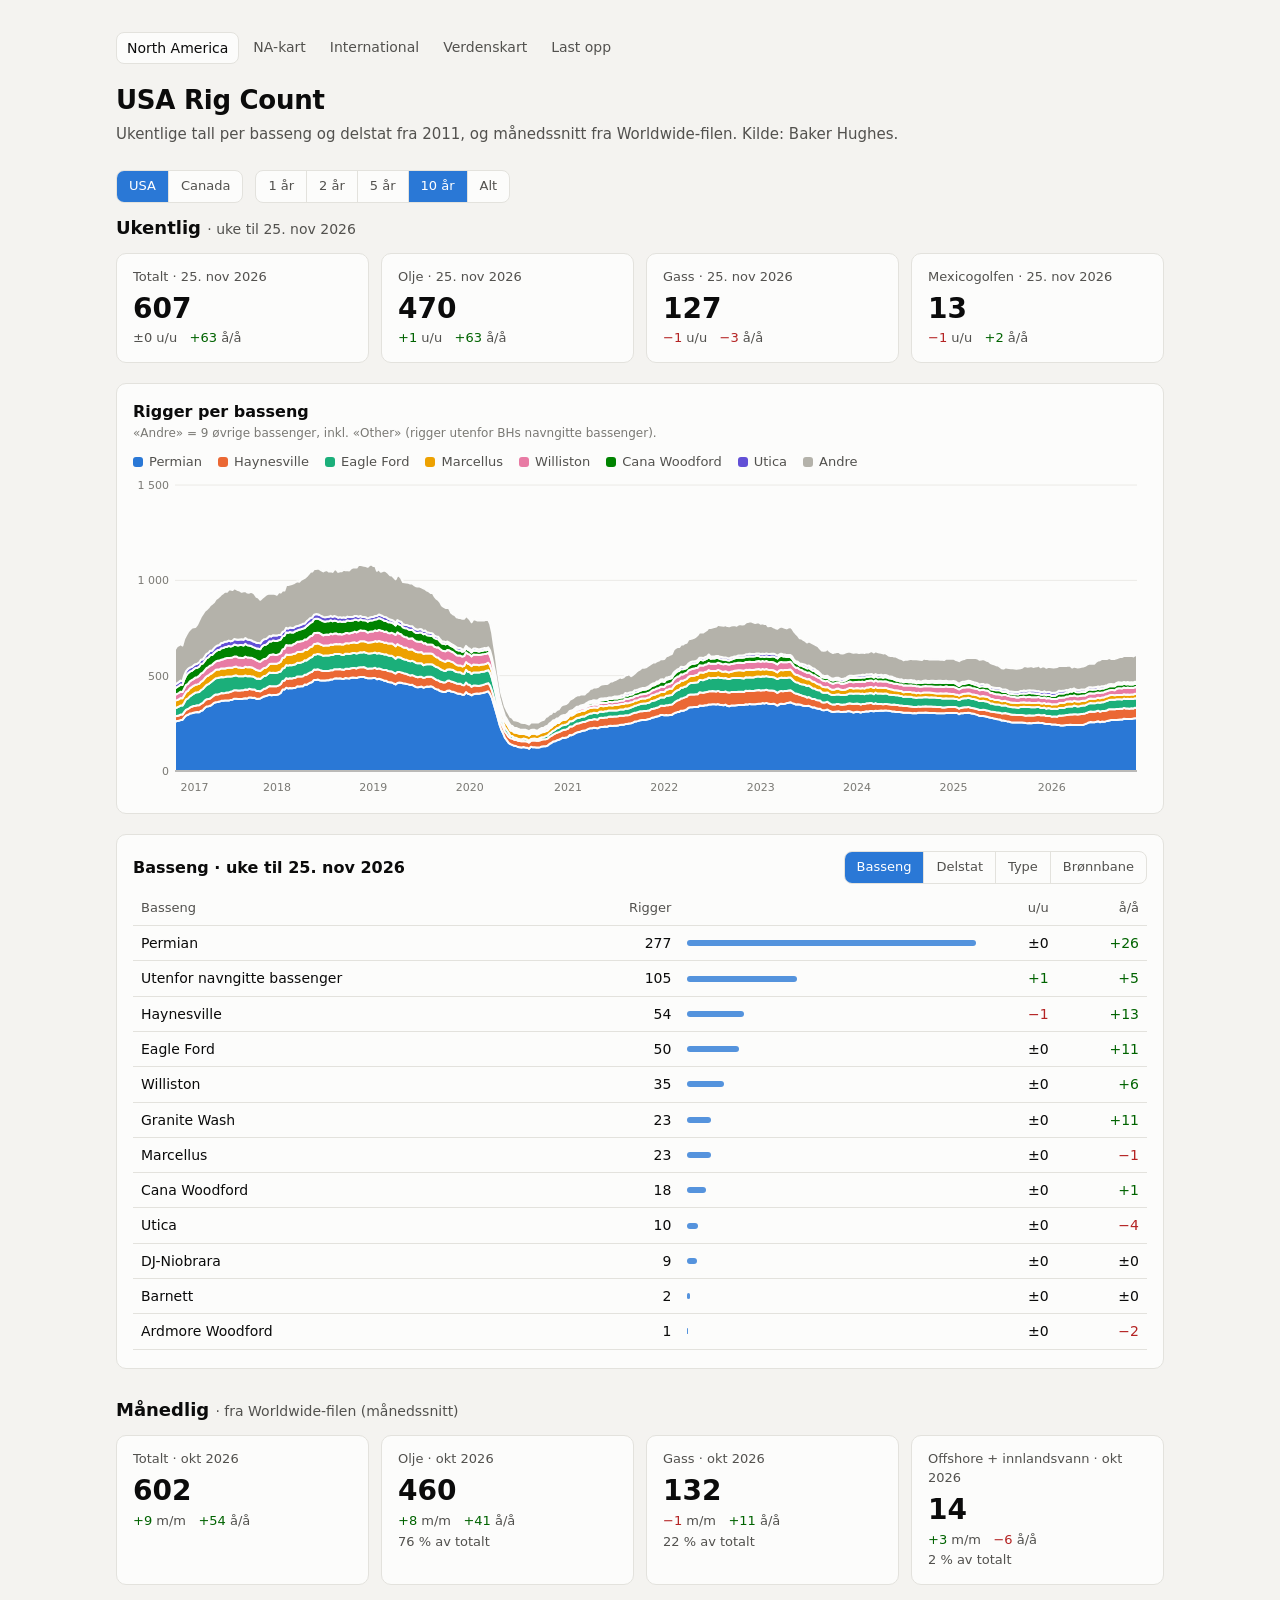
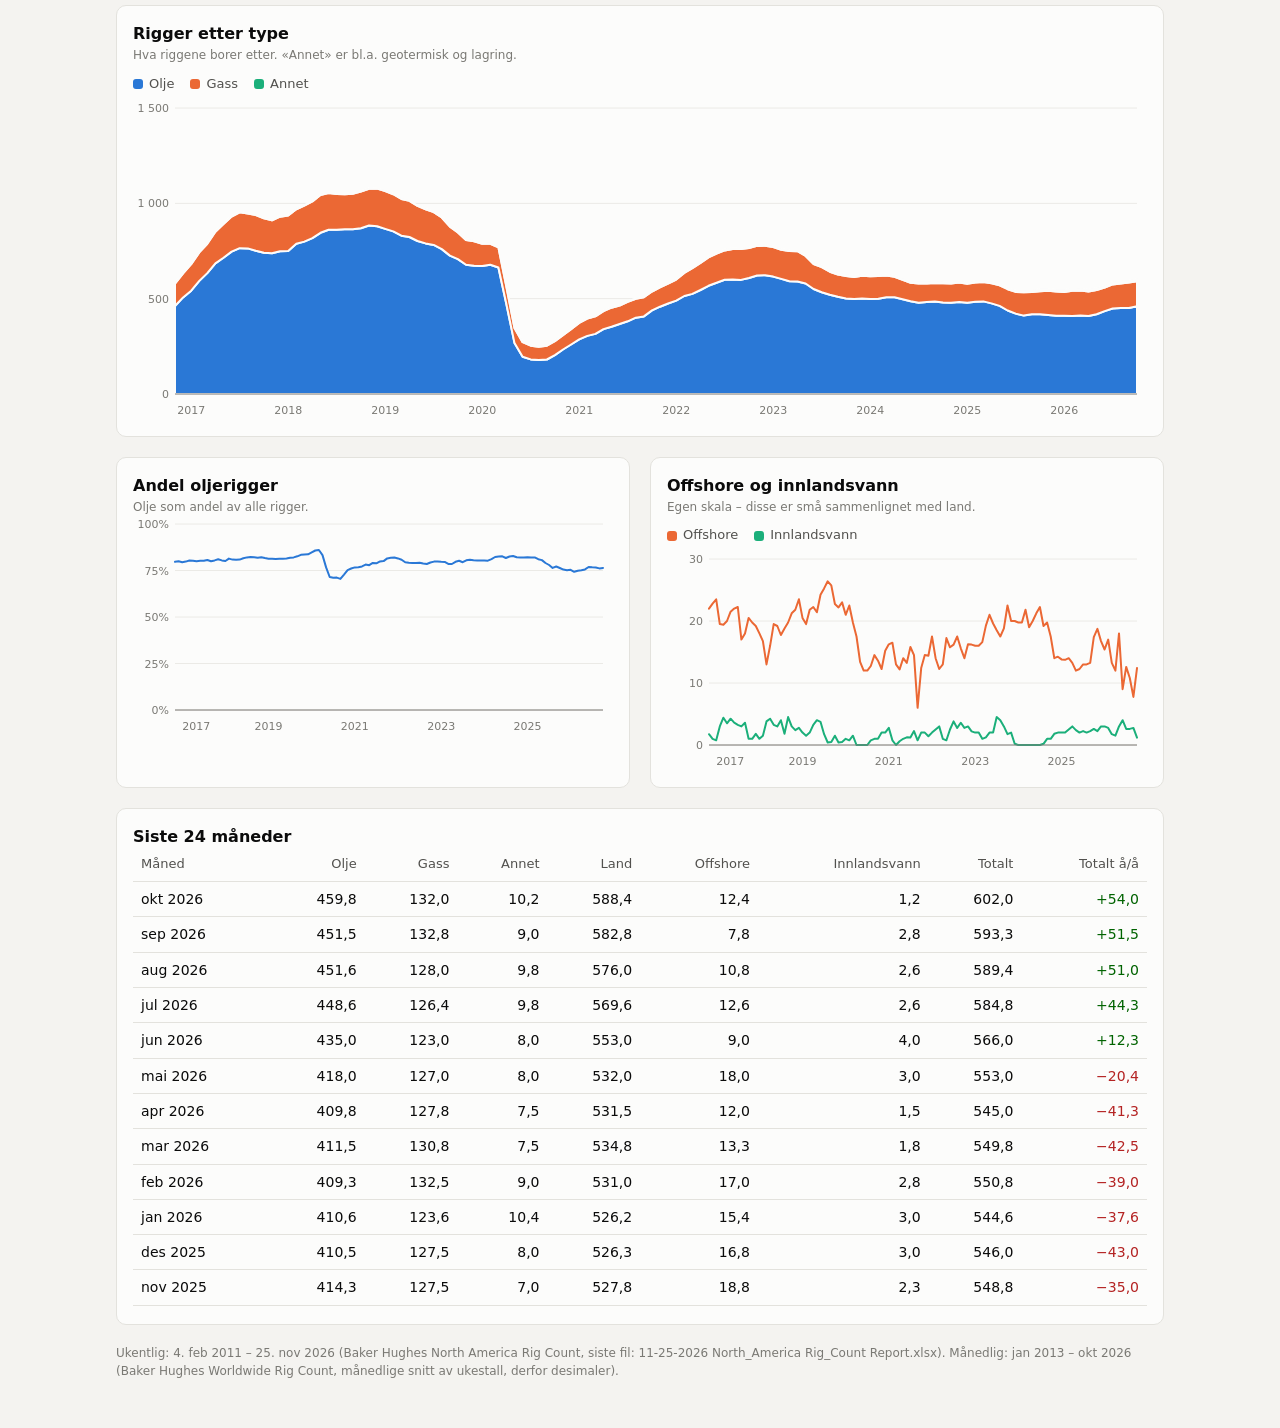
<file: site/index.html>
<!doctype html>
<html lang="no">
<head>
<meta charset="utf-8">
<meta name="viewport" content="width=device-width, initial-scale=1">
<title>North America Rig Count</title>
<link rel="stylesheet" href="style.css">
<style>
  .grid2 { display: grid; grid-template-columns: minmax(0, 1fr) minmax(0, 1fr); gap: 20px; }
  @media (max-width: 760px) { .grid2 { grid-template-columns: minmax(0, 1fr); } }
  .card .hint { font-size: 12px; color: var(--text-muted); margin: 2px 0 0; }
  .share { font-size: 13px; color: var(--text-secondary); margin-top: 2px; }
  .section-title { font-size: 18px; margin: 28px 0 12px; }
  .section-title span { font-size: 14px; font-weight: 400; color: var(--text-secondary); }
  #weekly > .section-title:first-child { margin-top: 4px; }
  td.bar-cell { width: 30%; min-width: 80px; }
  td.bar-cell span { display: block; height: 6px; border-radius: 3px; background: var(--accent); opacity: .8; }
</style>
</head>
<body>
<main class="viz-root">
  <nav class="nav"><a href="./" aria-current="page">North America</a><a href="na-map.html">NA-kart</a><a href="international.html">International</a><a href="map.html">Verdenskart</a><a href="upload.html">Last opp</a></nav>
  <header class="page-head">
    <h1 id="title">US Rig Count</h1>
    <p class="sub">Ukentlige tall per basseng og delstat fra 2011, og månedssnitt fra Worldwide-filen. Kilde: Baker Hughes.</p>
  </header>

  <div id="empty" class="empty" hidden><p><strong>Ingen data ennå.</strong> <a href="upload.html">Last opp en månedsfil.</a></p></div>

  <div id="app" hidden>
    <div class="controls" role="toolbar" aria-label="Filtre">
      <div class="seg" id="country-ctl" aria-label="Land"></div>
      <div class="seg" id="range-ctl" aria-label="Tidsrom"></div>
    </div>

    <div id="weekly" hidden>
      <h2 class="section-title">Ukentlig <span id="wk-sub"></span></h2>
      <section class="tiles" id="wk-tiles"></section>

      <section class="card">
        <h2 id="wk-chart-title">Rigger per basseng</h2>
        <p class="hint" id="wk-chart-hint"></p>
        <ul class="legend" id="legend-wk"></ul>
        <div class="chart-wrap" id="chart-wk"></div>
        <div class="tooltip" hidden></div>
      </section>

      <section class="card">
        <div class="card-head">
          <h2 id="wk-table-title">Siste uke</h2>
          <div class="seg" id="wk-dim-ctl" aria-label="Fordeling"></div>
        </div>
        <div class="table-wrap">
          <table id="wk-table"><thead></thead><tbody></tbody></table>
        </div>
      </section>

      <h2 class="section-title">Månedlig <span>· fra Worldwide-filen (månedssnitt)</span></h2>
    </div>

    <section class="tiles" id="tiles"></section>

    <section class="card">
      <h2>Rigger etter type</h2>
      <p class="hint">Hva riggene borer etter. «Annet» er bl.a. geotermisk og lagring.</p>
      <ul class="legend" id="legend-drill"></ul>
      <div class="chart-wrap" id="chart-drill"></div>
      <div class="tooltip" hidden></div>
    </section>

    <div class="grid2">
      <section class="card">
        <h2>Andel oljerigger</h2>
        <p class="hint">Olje som andel av alle rigger.</p>
        <div class="chart-wrap" id="chart-share"></div>
        <div class="tooltip" hidden></div>
      </section>
      <section class="card">
        <h2 id="off-title">Offshore og innlandsvann</h2>
        <p class="hint">Egen skala – disse er små sammenlignet med land.</p>
        <ul class="legend" id="legend-off"></ul>
        <div class="chart-wrap" id="chart-off"></div>
        <div class="tooltip" hidden></div>
      </section>
    </div>

    <section class="card">
      <h2>Siste 24 måneder</h2>
      <div class="table-wrap">
        <table id="table"><thead></thead><tbody></tbody></table>
      </div>
    </section>

    <footer class="foot" id="foot"></footer>
  </div>
</main>
<script src="us.js"></script>
</body>
</html>
</file>
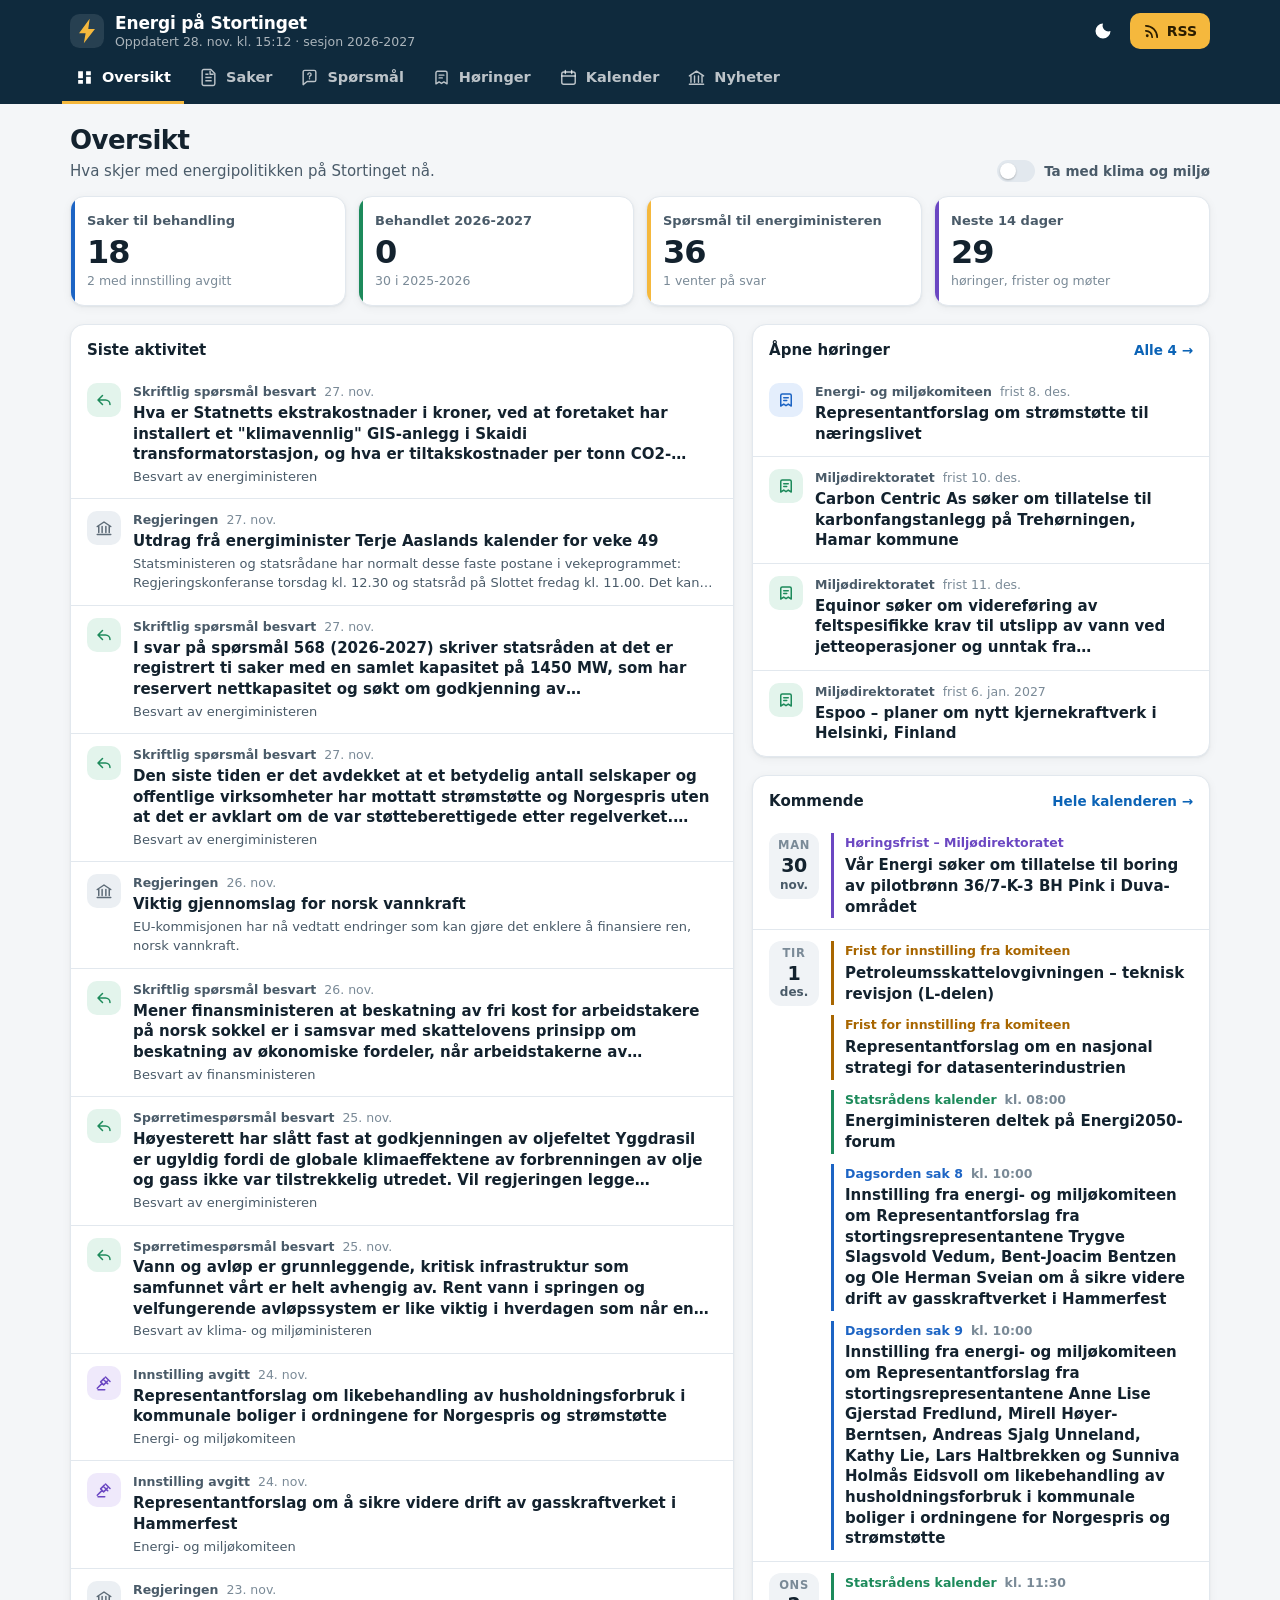
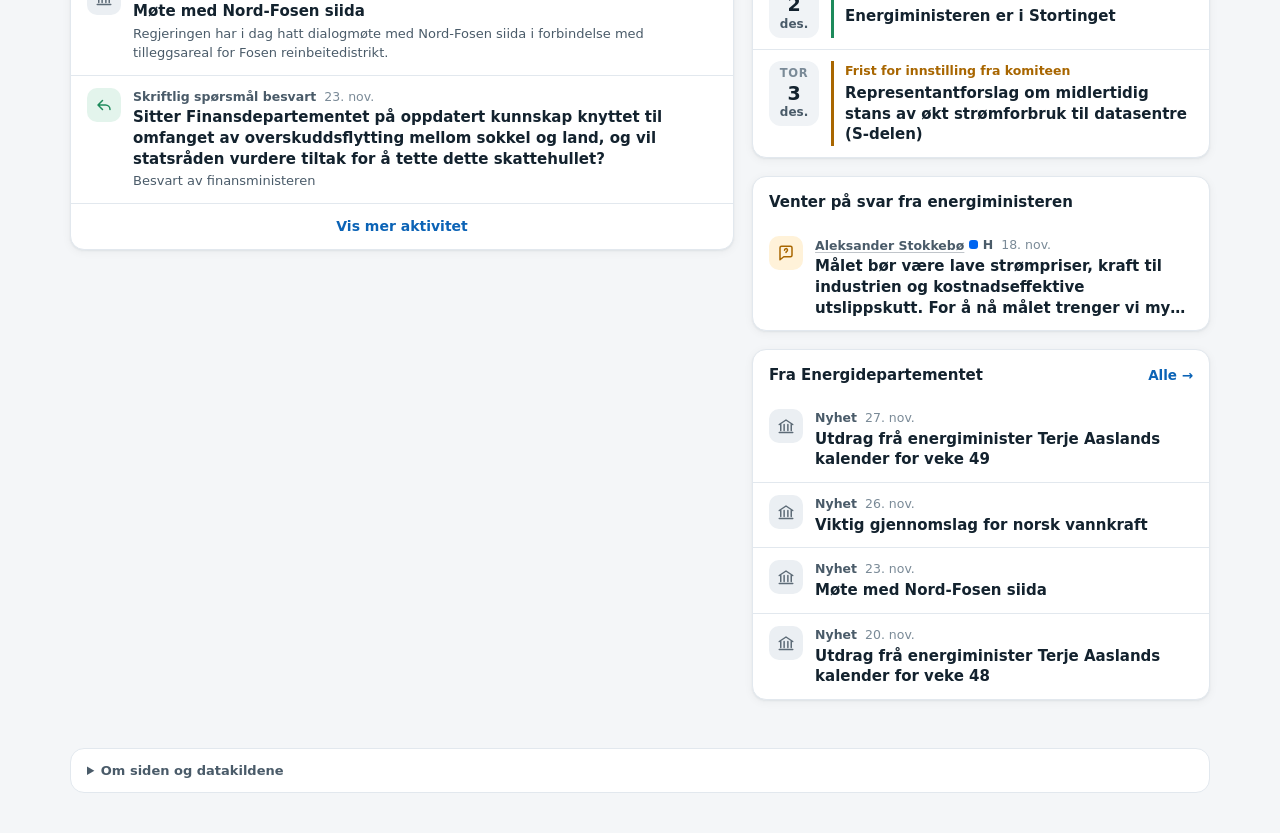
<file: energi/site/index.html>
<!doctype html>
<html lang="nb">
<head>
<meta charset="utf-8">
<meta name="viewport" content="width=device-width, initial-scale=1, viewport-fit=cover">
<title>Energi på Stortinget</title>
<meta name="description" content="Følg energisaker på Stortinget: saker til behandling, spørsmål til energiministeren, høringer og frister.">
<meta name="theme-color" content="#0f2a3d" media="(prefers-color-scheme: light)">
<meta name="theme-color" content="#0b1620" media="(prefers-color-scheme: dark)">
<link rel="icon" href="icon.svg" type="image/svg+xml">
<link rel="alternate" type="application/rss+xml" title="Energi på Stortinget" href="feed.xml">
<link rel="stylesheet" href="style.css">
</head>
<body>
<a class="skip" href="#main">Hopp til innhold</a>

<header class="top">
  <div class="top-inner">
    <a class="brand" href="#/oversikt" aria-label="Energi på Stortinget – til oversikten">
      <svg class="logo" viewBox="0 0 32 32" aria-hidden="true"><rect width="32" height="32" rx="9" fill="currentColor"/><path d="M18.5 4.5 8.5 18h6.2l-1.7 9.5L23.5 14h-6.3z" fill="var(--accent)"/></svg>
      <span class="brand-text"><strong>Energi på Stortinget</strong><small id="updated">Laster …</small></span>
    </a>
    <div class="top-actions">
      <button class="icon-btn" id="themeBtn" type="button" aria-label="Bytt mellom lyst og mørkt tema" title="Lyst/mørkt tema">
        <svg viewBox="0 0 24 24" aria-hidden="true"><path d="M12 3a9 9 0 1 0 9 9 7 7 0 0 1-9-9z"/></svg>
      </button>
      <a class="btn rss" href="feed.xml" title="Abonner med RSS">
        <svg viewBox="0 0 24 24" aria-hidden="true"><circle cx="6" cy="18" r="2"/><path d="M4 11a9 9 0 0 1 9 9M4 4a16 16 0 0 1 16 16" fill="none" stroke="currentColor" stroke-width="2.4" stroke-linecap="round"/></svg>
        <span>RSS</span>
      </a>
    </div>
  </div>
  <nav class="tabs" aria-label="Seksjoner">
    <a href="#/oversikt" data-tab="oversikt"><svg viewBox="0 0 24 24" aria-hidden="true"><path d="M4 13h6V4H4zm0 7h6v-5H4zm10 0h6v-9h-6zm0-16v5h6V4z"/></svg><span>Oversikt</span></a>
    <a href="#/saker" data-tab="saker"><svg viewBox="0 0 24 24" aria-hidden="true"><path d="M6 2h9l5 5v13a2 2 0 0 1-2 2H6a2 2 0 0 1-2-2V4a2 2 0 0 1 2-2zm8 1.5V8h4.5M8 12h8M8 16h8M8 8h4" fill="none" stroke="currentColor" stroke-width="1.8" stroke-linejoin="round"/></svg><span>Saker</span></a>
    <a href="#/sporsmal" data-tab="sporsmal"><svg viewBox="0 0 24 24" aria-hidden="true"><path d="M4 5a2 2 0 0 1 2-2h12a2 2 0 0 1 2 2v10a2 2 0 0 1-2 2H9l-5 4z" fill="none" stroke="currentColor" stroke-width="1.8" stroke-linejoin="round"/><path d="M10 8.2a2 2 0 1 1 2.8 1.8c-.6.3-.8.7-.8 1.3M12 13.6v.1" fill="none" stroke="currentColor" stroke-width="1.8" stroke-linecap="round"/></svg><span>Spørsmål</span></a>
    <a href="#/horinger" data-tab="horinger"><svg viewBox="0 0 24 24" aria-hidden="true"><path d="M7 4h10a2 2 0 0 1 2 2v14l-4-2.5-3 2-3-2L5 20V6a2 2 0 0 1 2-2z" fill="none" stroke="currentColor" stroke-width="1.8" stroke-linejoin="round"/><path d="M9 9h6M9 12.5h4" stroke="currentColor" stroke-width="1.8" stroke-linecap="round"/></svg><span>Høringer</span></a>
    <a href="#/kalender" data-tab="kalender"><svg viewBox="0 0 24 24" aria-hidden="true"><rect x="3.5" y="5" width="17" height="15.5" rx="2.5" fill="none" stroke="currentColor" stroke-width="1.8"/><path d="M3.5 10h17M8 3v4M16 3v4" stroke="currentColor" stroke-width="1.8" stroke-linecap="round"/></svg><span>Kalender</span></a>
    <a href="#/nyheter" data-tab="nyheter"><svg viewBox="0 0 24 24" aria-hidden="true"><path d="M3 10 12 4l9 6M5 10v8M9.5 10v8M14.5 10v8M19 10v8M3 20.5h18" fill="none" stroke="currentColor" stroke-width="1.8" stroke-linecap="round" stroke-linejoin="round"/></svg><span>Nyheter</span></a>
  </nav>
</header>

<main id="main" tabindex="-1">
  <div class="loading" id="loading"><span class="spinner"></span>Henter data …</div>
</main>

<div class="sheet-backdrop" id="backdrop" hidden></div>
<aside class="sheet" id="sheet" tabindex="-1" role="dialog" aria-modal="true" aria-labelledby="sheetTitle" hidden>
  <div class="sheet-grip" aria-hidden="true"></div>
  <button class="icon-btn sheet-close" id="sheetClose" type="button" aria-label="Lukk">
    <svg viewBox="0 0 24 24" aria-hidden="true"><path d="M6 6l12 12M18 6 6 18" stroke="currentColor" stroke-width="2.2" stroke-linecap="round"/></svg>
  </button>
  <div class="sheet-body" id="sheetBody"></div>
</aside>

<footer class="foot" id="foot"></footer>

<script src="app.js"></script>
</body>
</html>
</file>
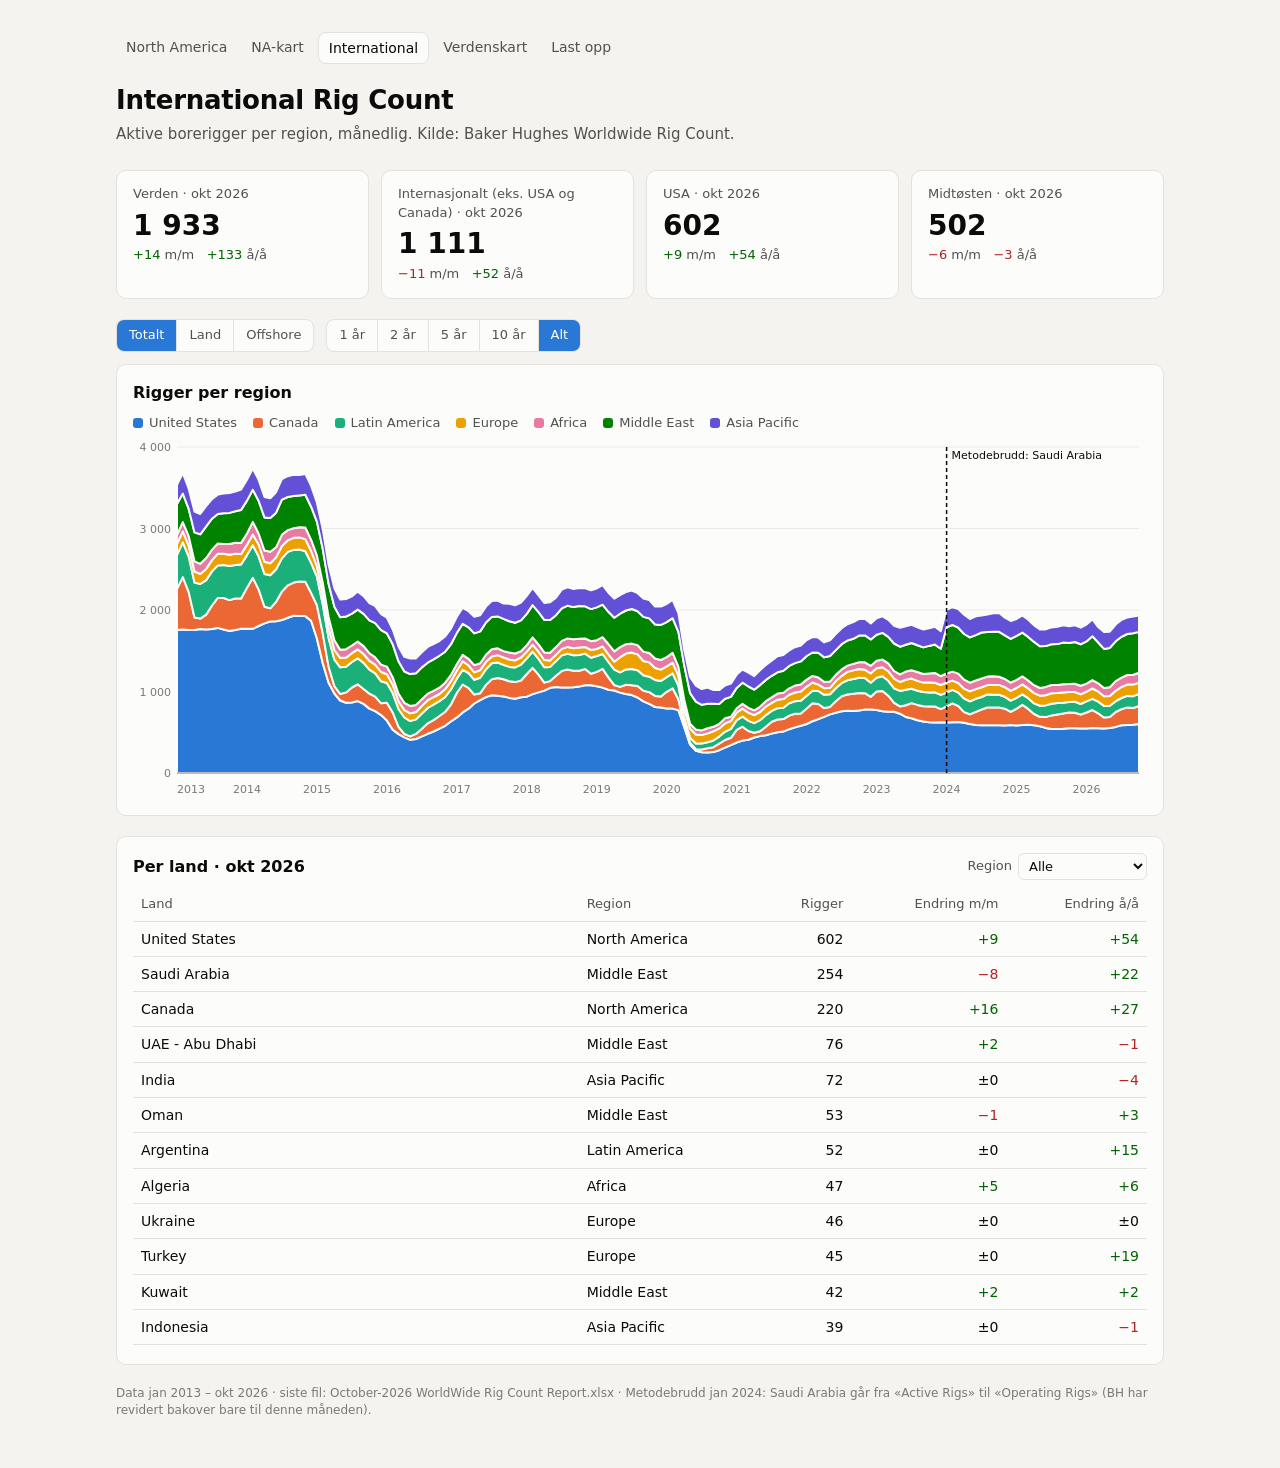
<file: site/international.html>
<!doctype html>
<html lang="no">
<head>
<meta charset="utf-8">
<meta name="viewport" content="width=device-width, initial-scale=1">
<title>International Rig Count</title>
<link rel="stylesheet" href="style.css">
</head>
<body>
<main class="viz-root">
  <nav class="nav"><a href="./">North America</a><a href="na-map.html">NA-kart</a><a href="international.html" aria-current="page">International</a><a href="map.html">Verdenskart</a><a href="upload.html">Last opp</a></nav>
  <header class="page-head">
    <h1>International Rig Count</h1>
    <p class="sub">Aktive borerigger per region, månedlig. Kilde: Baker Hughes Worldwide Rig Count.</p>
  </header>

  <div id="empty" class="empty" hidden>
    <p><strong>Ingen data ennå.</strong> Legg en Worldwide Rig Count-fil i <code>raw/</code>
      (<a href="upload.html">last opp her</a>) – så bygges siden automatisk.</p>
  </div>

  <div id="app" hidden>
    <section class="tiles" id="tiles"></section>

    <div class="controls" role="toolbar" aria-label="Filtre">
      <div class="seg" id="section-ctl" aria-label="Seksjon"></div>
      <div class="seg" id="range-ctl" aria-label="Tidsrom"></div>
    </div>

    <section class="card">
      <h2>Rigger per region</h2>
      <ul class="legend" id="legend"></ul>
      <div class="chart-wrap" id="chart"></div>
      <div class="tooltip" id="tip" hidden></div>
    </section>

    <section class="card">
      <div class="card-head">
        <h2 id="table-title">Siste måned per land</h2>
        <label class="sel">Region
          <select id="region-sel"></select>
        </label>
      </div>
      <div class="table-wrap">
        <table id="table">
          <thead><tr><th>Land</th><th>Region</th><th class="num">Rigger</th><th class="num">Endring m/m</th><th class="num">Endring å/å</th></tr></thead>
          <tbody></tbody>
        </table>
      </div>
    </section>

    <footer class="foot" id="foot"></footer>
  </div>
</main>
<script src="app.js"></script>
</body>
</html>
</file>
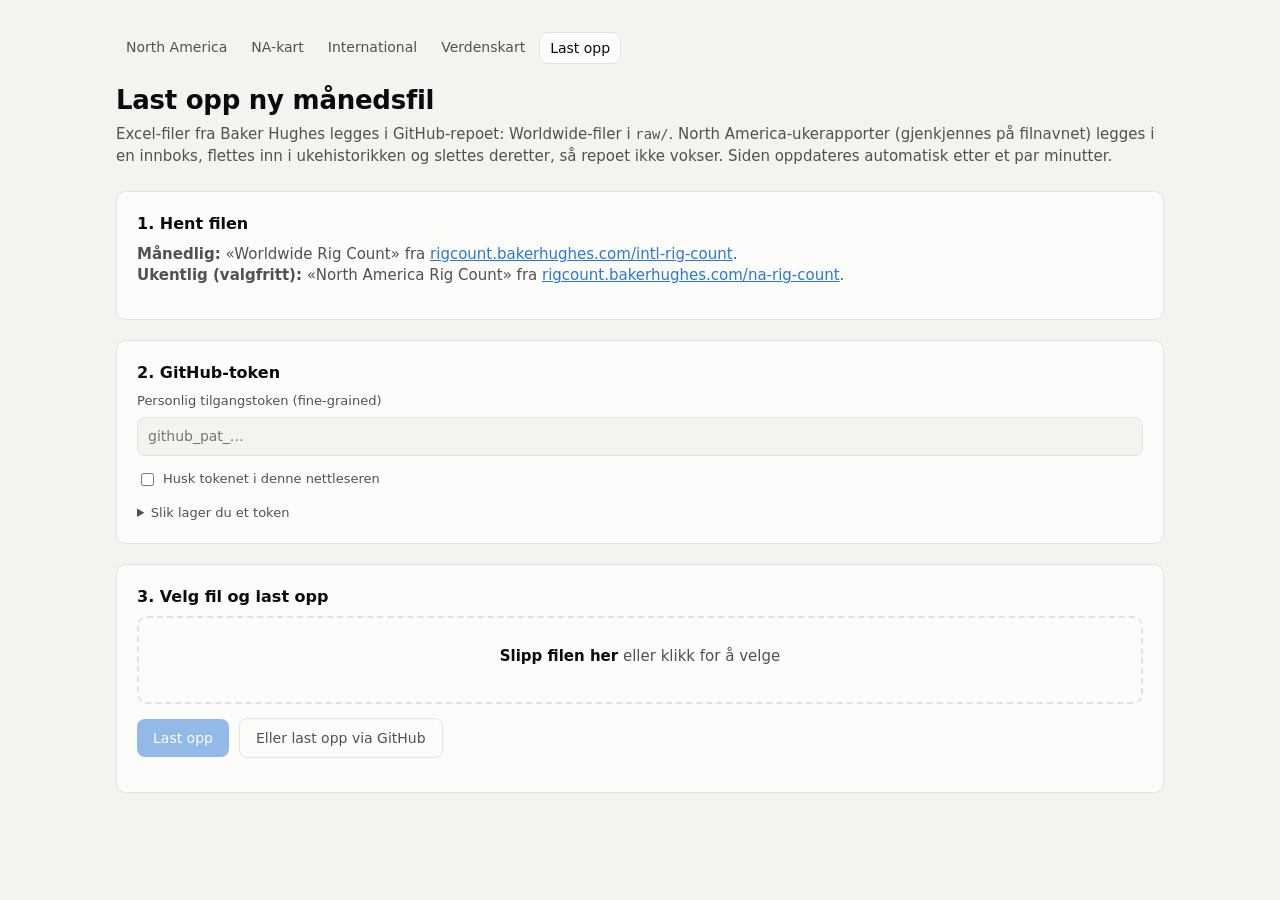
<file: site/upload.html>
<!doctype html>
<html lang="no">
<head>
<meta charset="utf-8">
<meta name="viewport" content="width=device-width, initial-scale=1">
<title>Last opp rig count</title>
<link rel="stylesheet" href="style.css">
<style>
  .up-card { padding: 20px; }
  .up-card h2 { margin-bottom: 8px; }
  .up-card p { color: var(--text-secondary); margin: 0 0 12px; }
  .field { display: flex; flex-direction: column; gap: 6px; margin-bottom: 14px; font-size: 13px; color: var(--text-secondary); }
  .field input[type=password] {
    font: inherit; font-size: 14px; padding: 8px 10px; border-radius: 8px;
    border: 1px solid var(--border); background: var(--page); color: var(--text-primary); width: 100%;
  }
  .check { display: inline-flex; gap: 6px; align-items: center; font-size: 13px; color: var(--text-secondary); }
  .drop {
    border: 2px dashed var(--border); border-radius: 10px; padding: 28px 16px; text-align: center;
    color: var(--text-secondary); cursor: pointer; transition: border-color .15s, background .15s;
  }
  .drop.over, .drop:focus-visible { border-color: var(--accent); outline: none; }
  .drop strong { color: var(--text-primary); }
  .btn {
    font: inherit; font-size: 14px; border: 0; border-radius: 8px; padding: 9px 16px; cursor: pointer;
    background: var(--accent); color: #fff;
  }
  .btn[disabled] { opacity: .5; cursor: default; }
  .btn.secondary { text-decoration: none; background: transparent; color: var(--text-secondary); border: 1px solid var(--border); }
  .row { display: flex; gap: 10px; flex-wrap: wrap; align-items: center; margin-top: 14px; }
  .status { margin-top: 14px; font-size: 14px; white-space: pre-line; }
  .status.ok { color: var(--up); }
  .status.err { color: var(--down); }
  .status a { color: var(--accent); }
  ol.help { margin: 8px 0 0; padding-left: 20px; color: var(--text-secondary); font-size: 13px; }
  ol.help li { margin-bottom: 4px; }
  a { color: var(--accent); }
  details summary { cursor: pointer; font-size: 13px; color: var(--text-secondary); }
</style>
</head>
<body>
<main>
  <nav class="nav"><a href="./">North America</a><a href="na-map.html">NA-kart</a><a href="international.html">International</a><a href="map.html">Verdenskart</a><a href="upload.html" aria-current="page">Last opp</a></nav>
  <header class="page-head">
    <h1>Last opp ny månedsfil</h1>
    <p class="sub">Excel-filer fra Baker Hughes legges i GitHub-repoet: Worldwide-filer i <code>raw/</code>. North America-ukerapporter (gjenkjennes på filnavnet) legges i en innboks, flettes inn i ukehistorikken og slettes deretter, så repoet ikke vokser. Siden oppdateres automatisk etter et par minutter.</p>
  </header>

  <section class="card up-card">
    <h2>1. Hent filen</h2>
    <p><strong>Månedlig:</strong> «Worldwide Rig Count» fra
      <a href="https://rigcount.bakerhughes.com/intl-rig-count" target="_blank" rel="noopener">rigcount.bakerhughes.com/intl-rig-count</a>.<br>
      <strong>Ukentlig (valgfritt):</strong> «North America Rig Count» fra
      <a href="https://rigcount.bakerhughes.com/na-rig-count" target="_blank" rel="noopener">rigcount.bakerhughes.com/na-rig-count</a>.</p>
  </section>

  <section class="card up-card">
    <h2>2. GitHub-token</h2>
    <div class="field">
      <label for="token">Personlig tilgangstoken (fine-grained)</label>
      <input id="token" type="password" autocomplete="off" spellcheck="false" placeholder="github_pat_…">
    </div>
    <label class="check"><input type="checkbox" id="remember"> Husk tokenet i denne nettleseren</label>
    <details style="margin-top:12px">
      <summary>Slik lager du et token</summary>
      <ol class="help">
        <li>GitHub → Settings → Developer settings → Personal access tokens → <a href="https://github.com/settings/personal-access-tokens/new" target="_blank" rel="noopener">Fine-grained tokens → Generate new token</a>.</li>
        <li>Repository access: <strong>Only select repositories</strong> → <code id="repo-name"></code>.</li>
        <li>Permissions → Repository permissions → <strong>Contents: Read and write</strong> og <strong>Actions: Read and write</strong> (for å starte behandlingen av ukerapporter). Ingenting annet.</li>
        <li>Velg en utløpsdato (f.eks. 1 år), generer og lim inn over.</li>
      </ol>
      <p style="margin-top:8px;font-size:13px">Tokenet sendes bare til api.github.com og lagres aldri i repoet. Uten avkrysning glemmes det når fanen lukkes.</p>
    </details>
  </section>

  <section class="card up-card">
    <h2>3. Velg fil og last opp</h2>
    <div class="drop" id="drop" tabindex="0" role="button" aria-label="Velg xlsx-fil">
      <strong>Slipp filen her</strong> eller klikk for å velge
      <div id="file-info" style="margin-top:6px;font-size:13px"></div>
    </div>
    <input type="file" id="file" accept=".xlsx,application/vnd.openxmlformats-officedocument.spreadsheetml.sheet" hidden>
    <div class="row">
      <button class="btn" id="upload" disabled>Last opp</button>
      <a class="btn secondary" id="gh-upload" target="_blank" rel="noopener">Eller last opp via GitHub</a>
    </div>
    <div class="status" id="status" role="status" aria-live="polite"></div>
  </section>
</main>

<script>
"use strict";
const REPO = "sheffielddivided/temp";   // eier/repo
const BRANCH = "main";
const DIR = "raw";             // Worldwide-filer (små) → main/raw/
const INBOX = "inbox";         // North America-ukerapporter (store) → grenen «inbox»,
                               // flettes inn i history/ og slettes, så main holdes liten
const WORKFLOW = "update.yml";
const isNA = (name) => /north[\s_-]*america/i.test(name);
const target = (name) => (isNA(name) ? { dir: INBOX, branch: INBOX } : { dir: DIR, branch: BRANCH });
const API = `https://api.github.com/repos/${REPO}`;
const KEY = "rigcount-upload-token";

const $ = (id) => document.getElementById(id);
const tokenEl = $("token"), rememberEl = $("remember"), fileEl = $("file"), drop = $("drop"), btn = $("upload"), statusEl = $("status");
let file = null;

$("repo-name").textContent = REPO;
$("gh-upload").href = `https://github.com/${REPO}/upload/${BRANCH}/${DIR}`;

// Husket token (kun en bekvemmelighet – siden fungerer uten).
try {
  const saved = localStorage.getItem(KEY);
  if (saved) { tokenEl.value = saved; rememberEl.checked = true; }
} catch (_) {}

function persistToken() {
  try {
    if (rememberEl.checked && tokenEl.value.trim()) localStorage.setItem(KEY, tokenEl.value.trim());
    else localStorage.removeItem(KEY);
  } catch (_) {}
}
rememberEl.addEventListener("change", persistToken);
tokenEl.addEventListener("input", () => { persistToken(); update(); });

function setStatus(html, cls = "") { statusEl.className = "status " + cls; statusEl.innerHTML = html; }
function esc(s) { return String(s).replace(/[&<>"']/g, (c) => ({ "&": "&amp;", "<": "&lt;", ">": "&gt;", '"': "&quot;", "'": "&#39;" }[c])); }
function update() { btn.disabled = !(file && tokenEl.value.trim()); }

async function pick(f) {
  file = null; update();
  if (!f) return;
  if (!/\.xlsx$/i.test(f.name)) return setStatus("Filen må være en .xlsx-fil.", "err");
  if (f.size > 50 * 1024 * 1024) return setStatus("Filen er over 50 MB – det er neppe riktig fil.", "err");
  const head = new Uint8Array(await f.slice(0, 2).arrayBuffer());
  if (head[0] !== 0x50 || head[1] !== 0x4b) return setStatus("Filen ser ikke ut som en gyldig Excel-fil.", "err");
  file = f;
  $("file-info").textContent = `${f.name} · ${(f.size / 1024).toFixed(0)} KB`;
  if (isNA(f.name)) setStatus("North America-ukerapport – legges i innboksen, flettes inn i ukehistorikken og slettes deretter.");
  else if (!/worldwide/i.test(f.name)) setStatus("Filnavnet inneholder verken «Worldwide» eller «North America» – sjekk at det er riktig fil. Den legges i raw/ og kontrolleres før publisering.");
  else setStatus(`Worldwide-fil – legges i ${DIR}/.`);
  update();
}

drop.addEventListener("click", () => fileEl.click());
drop.addEventListener("keydown", (e) => { if (e.key === "Enter" || e.key === " ") { e.preventDefault(); fileEl.click(); } });
fileEl.addEventListener("change", () => pick(fileEl.files[0]));
["dragenter", "dragover"].forEach((t) => drop.addEventListener(t, (e) => { e.preventDefault(); drop.classList.add("over"); }));
["dragleave", "drop"].forEach((t) => drop.addEventListener(t, (e) => { e.preventDefault(); drop.classList.remove("over"); }));
drop.addEventListener("drop", (e) => pick(e.dataTransfer.files[0]));

function b64(buf) {
  const bytes = new Uint8Array(buf); let s = "";
  for (let i = 0; i < bytes.length; i += 0x8000) s += String.fromCharCode.apply(null, bytes.subarray(i, i + 0x8000));
  return btoa(s);
}

async function gh(path, opts = {}) {
  const r = await fetch(API + path, {
    ...opts,
    headers: {
      Accept: "application/vnd.github+json",
      Authorization: `Bearer ${tokenEl.value.trim()}`,
      "X-GitHub-Api-Version": "2022-11-28",
      ...(opts.body ? { "Content-Type": "application/json" } : {}),
    },
  });
  let data = null; try { data = await r.json(); } catch (_) {}
  return { ok: r.ok, status: r.status, data };
}

btn.addEventListener("click", async () => {
  if (!file) return;
  btn.disabled = true;
  try {
    const name = file.name.trim().replace(/[\\/]/g, "_");
    const { dir, branch } = target(name);
    const path = `${dir}/${name}`;
    const urlPath = `/contents/${path.split("/").map(encodeURIComponent).join("/")}`;

    setStatus("Sjekker tilgang …");
    const repo = await gh("");
    if (repo.status === 401) throw new Error("Tokenet er ugyldig eller utløpt.");
    if (!repo.ok) throw new Error(`Fant ikke repoet ${REPO} med dette tokenet (HTTP ${repo.status}). Sjekk at tokenet har tilgang til repoet.`);

    const existing = await gh(`${urlPath}?ref=${branch}`);
    let sha;
    if (existing.ok && existing.data && existing.data.sha) {
      if (dir === INBOX) { setStatus(`${esc(name)} ligger allerede i innboksen og venter på behandling.`); return; }
      if (!confirm(`${name} finnes allerede i ${dir}/. Erstatte den?`)) { setStatus("Avbrutt."); return; }
      sha = existing.data.sha;
    }

    setStatus("Laster opp …");
    const content = b64(await file.arrayBuffer());
    const res = await gh(urlPath, {
      method: "PUT",
      body: JSON.stringify({ message: `Ny rig count-fil: ${name}`, content, branch, ...(sha ? { sha } : {}) }),
    });
    if (res.status === 403 || res.status === 404) throw new Error("Tokenet mangler skrivetilgang (Contents: Read and write).");
    if (!res.ok) throw new Error((res.data && res.data.message) || `Opplasting feilet (HTTP ${res.status}).`);

    const commit = res.data.commit && res.data.commit.html_url;
    // Innboks-filer: start behandlingen nå (krever «Actions: Read and write» på tokenet).
    let started = true;
    if (dir === INBOX) {
      setStatus("Starter behandling …");
      const run = await gh(`/actions/workflows/${WORKFLOW}/dispatches`, { method: "POST", body: JSON.stringify({ ref: BRANCH }) });
      started = run.status === 204;
    }
    setStatus(
      `Lastet opp ${esc(name)}${dir === INBOX ? " til innboksen" : ""}.\n` +
      (started
        ? `Bygging og publisering starter nå og tar normalt 1–3 minutter. `
        : `Fikk ikke startet behandlingen automatisk (tokenet mangler «Actions: Read and write»). ` +
          `Filen behandles ved neste daglige kjøring, eller start «Oppdater Worldwide Rig Count» manuelt i Actions. `) +
      `<a href="https://github.com/${REPO}/actions" target="_blank" rel="noopener">Følg med i GitHub Actions</a>` +
      (commit ? ` · <a href="${esc(commit)}" target="_blank" rel="noopener">se commit</a>` : "") +
      `.\nHvis filen har et format parseren ikke kjenner, stopper bygget før noe publiseres – grafen viser da fortsatt forrige data.`,
      "ok");
    file = null; fileEl.value = ""; $("file-info").textContent = "";
  } catch (e) {
    setStatus(esc(e.message || e), "err");
  } finally {
    update();
  }
});
</script>
</body>
</html>
</file>
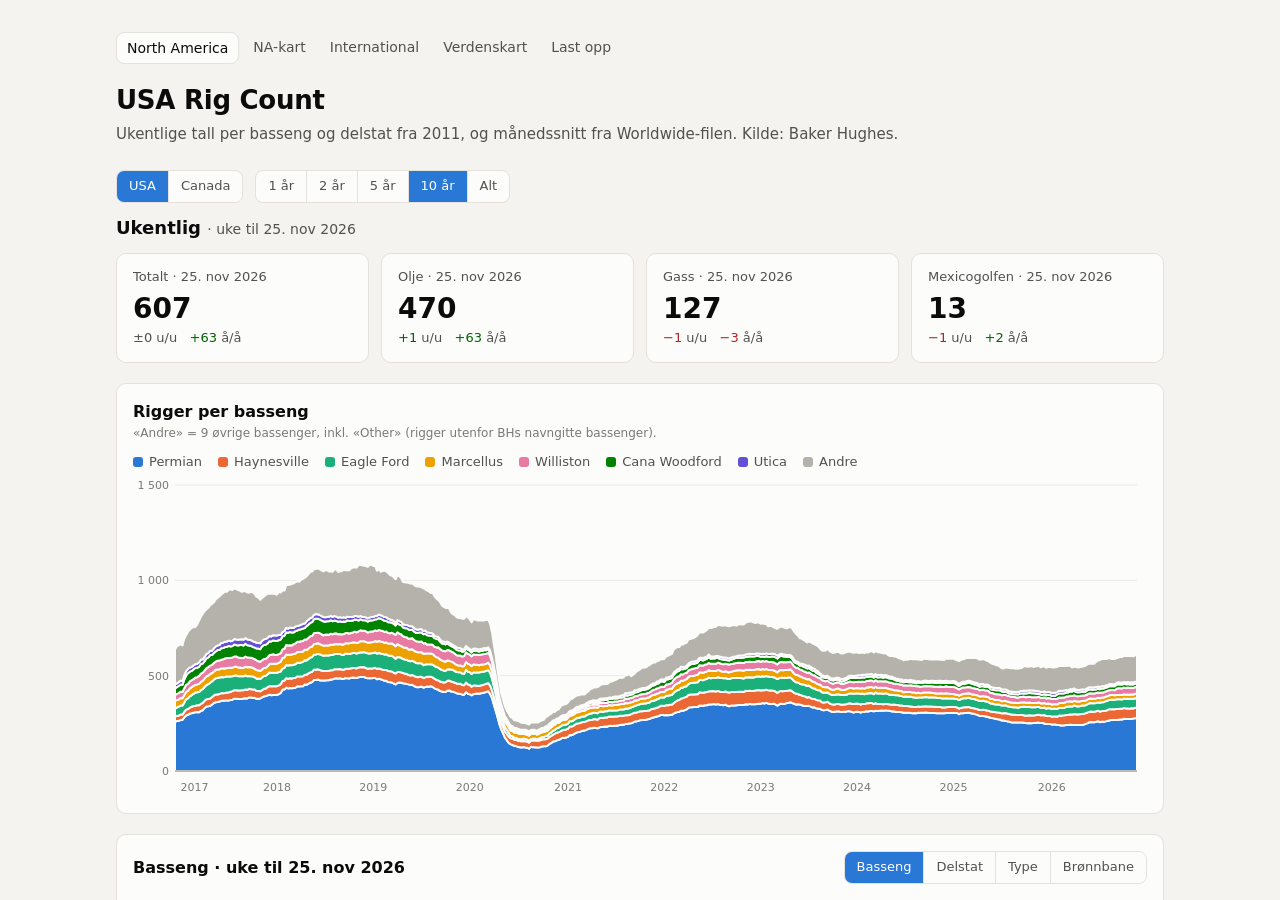
<file: site/us.html>
<!doctype html>
<html lang="no">
<head>
<meta charset="utf-8">
<meta name="viewport" content="width=device-width, initial-scale=1">
<title>North America Rig Count</title>
<meta http-equiv="refresh" content="0; url=./">
<link rel="canonical" href="./">
<style>body{font:15px system-ui,sans-serif;margin:32px 16px;background:#f4f3f0;color:#0b0b0b}@media (prefers-color-scheme:dark){body{background:#111110;color:#f0efec}}a{color:#2a78d6}</style>
</head>
<body><p>Siden har flyttet til <a href="./">forsiden</a>.</p></body>
</html>
</file>
<file: site/style.css>
:root {
  color-scheme: light;
  --page: #f4f3f0;
  --surface-1: #fcfcfb;
  --border: #e3e2dd;
  --grid: #ebeae6;
  --text-primary: #0b0b0b;
  --text-secondary: #52514e;
  --text-muted: #7a7974;
  --accent: #2a78d6;
  --up: #006300;
  --down: #b42323;
  --s1: #2a78d6; --s2: #eb6834; --s3: #1baf7a; --s4: #eda100;
  --s5: #e87ba4; --s6: #008300; --s7: #6250d6; --s8: #e34948;
  --other: #b4b2aa; --sea: #eef2f6; --land: #dcdad3; --land-border: #fcfcfb; --land-hl: #cfccc3;
}
@media (prefers-color-scheme: dark) {
  :root:not([data-theme="light"]) {
    color-scheme: dark;
    --page: #111110;
    --surface-1: #1a1a19;
    --border: #2e2e2c;
    --grid: #2a2a28;
    --text-primary: #f0efec;
    --text-secondary: #c3c2b7;
    --text-muted: #8f8e88;
    --accent: #3987e5;
    --up: #4cc24c;
    --down: #f07a7a;
    --s1: #3987e5; --s2: #d95926; --s3: #199e70; --s4: #c98500;
    --s5: #d55181; --s6: #008300; --s7: #9085e9; --s8: #e66767;
    --other: #5c5b56; --sea: #141619; --land: #2c2c2a; --land-border: #1a1a19; --land-hl: #3a3a37;
  }
}
:root[data-theme="dark"] {
  color-scheme: dark;
  --page: #111110; --surface-1: #1a1a19; --border: #2e2e2c; --grid: #2a2a28;
  --text-primary: #f0efec; --text-secondary: #c3c2b7; --text-muted: #8f8e88;
  --accent: #3987e5; --up: #4cc24c; --down: #f07a7a;
  --s1: #3987e5; --s2: #d95926; --s3: #199e70; --s4: #c98500;
  --s5: #d55181; --s6: #008300; --s7: #9085e9; --s8: #e66767;
  --other: #5c5b56; --sea: #141619; --land: #2c2c2a; --land-border: #1a1a19; --land-hl: #3a3a37;
}

* { box-sizing: border-box; }
[hidden] { display: none !important; }
body {
  margin: 0;
  background: var(--page);
  color: var(--text-primary);
  font: 15px/1.45 system-ui, -apple-system, "Segoe UI", Roboto, sans-serif;
}
main { max-width: 1080px; margin: 0 auto; padding: 32px 16px 48px; }
h1 { font-size: 26px; margin: 0 0 4px; letter-spacing: -0.01em; }
h2 { font-size: 16px; margin: 0; }
.sub { margin: 0; color: var(--text-secondary); }
.sub a { color: var(--accent); }
.page-head { margin-bottom: 24px; }
.nav { display: flex; flex-wrap: wrap; gap: 4px; margin-bottom: 18px; font-size: 14px; }
.nav a { color: var(--text-secondary); text-decoration: none; padding: 5px 10px; border-radius: 8px; }
.nav a:hover { background: var(--surface-1); }
.nav a[aria-current="page"] { color: var(--text-primary); background: var(--surface-1); border: 1px solid var(--border); font-weight: 500; }
code { font-size: 0.92em; }

.empty, .card, .tile {
  background: var(--surface-1);
  border: 1px solid var(--border);
  border-radius: 10px;
}
.empty { padding: 20px; color: var(--text-secondary); }

.tiles { display: grid; grid-template-columns: repeat(auto-fit, minmax(160px, 1fr)); gap: 12px; margin-bottom: 20px; }
.tile { padding: 14px 16px; }
.tile .label { color: var(--text-secondary); font-size: 13px; }
.tile .value { font-size: 28px; font-weight: 600; font-variant-numeric: tabular-nums; margin-top: 2px; }
.tile .delta { font-size: 13px; color: var(--text-secondary); font-variant-numeric: tabular-nums; }
.delta .up { color: var(--up); }
.delta .down { color: var(--down); }

.controls { display: flex; flex-wrap: wrap; gap: 12px; margin-bottom: 12px; }
.seg { display: inline-flex; border: 1px solid var(--border); border-radius: 8px; overflow: hidden; background: var(--surface-1); }
.seg button {
  font: inherit; font-size: 13px; border: 0; background: transparent; color: var(--text-secondary);
  padding: 6px 12px; cursor: pointer;
}
.seg button + button { border-left: 1px solid var(--border); }
.seg button[aria-pressed="true"] { background: var(--accent); color: #fff; }

.card { padding: 16px; margin-bottom: 20px; position: relative; }
.card-head { display: flex; justify-content: space-between; align-items: center; gap: 12px; flex-wrap: wrap; margin-bottom: 8px; }
.sel { font-size: 13px; color: var(--text-secondary); display: inline-flex; gap: 6px; align-items: center; }
.sel select { font: inherit; padding: 4px 6px; border-radius: 6px; border: 1px solid var(--border); background: var(--surface-1); color: var(--text-primary); }

.legend { list-style: none; display: flex; flex-wrap: wrap; gap: 6px 16px; padding: 0; margin: 10px 0 6px; font-size: 13px; color: var(--text-secondary); }
.legend li { display: inline-flex; align-items: center; gap: 6px; }
.legend .sw { width: 10px; height: 10px; border-radius: 3px; }

.chart-wrap { width: 100%; }
.chart-wrap svg { display: block; width: 100%; height: auto; overflow: visible; }
.axis text { fill: var(--text-muted); font-size: 11px; font-variant-numeric: tabular-nums; }
.grid line { stroke: var(--grid); }
.baseline { stroke: var(--text-muted); }
.break line { stroke: var(--text-primary); stroke-dasharray: 4 3; stroke-width: 1.5; }
.break text { fill: var(--text-primary); font-size: 11px; paint-order: stroke; stroke: var(--surface-1); stroke-width: 3px; }
.crosshair { stroke: var(--text-secondary); stroke-dasharray: 3 3; }

.tooltip {
  position: absolute; pointer-events: none; z-index: 2;
  background: var(--surface-1); border: 1px solid var(--border); border-radius: 8px;
  box-shadow: 0 4px 16px rgb(0 0 0 / 0.12);
  padding: 8px 10px; font-size: 12px; min-width: 170px;
}
.tooltip .t-head { font-weight: 600; margin-bottom: 4px; }
.tooltip .row { display: flex; align-items: center; gap: 6px; justify-content: space-between; }
.tooltip .row span:first-child { display: inline-flex; align-items: center; gap: 6px; color: var(--text-secondary); }
.tooltip .row b { font-weight: 600; font-variant-numeric: tabular-nums; }
.tooltip .total { border-top: 1px solid var(--border); margin-top: 4px; padding-top: 4px; }

.table-wrap { overflow-x: auto; max-height: 460px; overflow-y: auto; }
table { width: 100%; border-collapse: collapse; font-size: 14px; }
th, td { text-align: left; padding: 7px 8px; border-bottom: 1px solid var(--border); white-space: nowrap; }
th { color: var(--text-secondary); font-weight: 500; font-size: 13px; position: sticky; top: 0; background: var(--surface-1); }
.num { text-align: right; font-variant-numeric: tabular-nums; }
td.up { color: var(--up); }
td.down { color: var(--down); }

.foot { color: var(--text-muted); font-size: 12px; }
</file>
<file: energi/site/style.css>
/* Energi på Stortinget ------------------------------------------------- */
:root {
  --bg: #f4f6f8;
  --surface: #ffffff;
  --surface-2: #f0f3f6;
  --ink: #13222e;
  --ink-2: #4a5b69;
  --ink-3: #7a8a97;
  --line: #e2e8ee;
  --brand: #0f2a3d;
  --brand-ink: #ffffff;
  --accent: #f5b83d;
  --link: #0b63b6;
  --focus: #2b8cff;

  --c-green: #1d8a5b;   --c-green-bg: #e3f4ec;
  --c-amber: #a86600;   --c-amber-bg: #fff2d9;
  --c-blue: #1c64c4;    --c-blue-bg: #e4eefc;
  --c-violet: #6b47c2;  --c-violet-bg: #efe9fb;
  --c-red: #c23b3b;     --c-red-bg: #fbe7e7;
  --c-grey: #5d6b77;    --c-grey-bg: #ebeff3;

  --radius: 14px;
  --radius-sm: 9px;
  --shadow: 0 1px 2px rgba(16, 34, 48, .06), 0 2px 10px rgba(16, 34, 48, .05);
  --shadow-lg: 0 10px 40px rgba(10, 25, 40, .25);
  --maxw: 1180px;
  --tabbar-h: 0px;
  color-scheme: light;
}
@media (prefers-color-scheme: dark) {
  :root:not([data-theme="light"]) {
    --bg: #0b141c; --surface: #111e29; --surface-2: #172734; --ink: #e5edf3; --ink-2: #a9b8c4;
    --ink-3: #7b8c99; --line: #213342; --brand: #0b1620; --link: #6db3ff; --accent: #f7c25a;
    --c-green: #4cc58f; --c-green-bg: #12382a; --c-amber: #f0b54d; --c-amber-bg: #3b2c10;
    --c-blue: #79adff; --c-blue-bg: #142c4d; --c-violet: #b49cff; --c-violet-bg: #2a2049;
    --c-red: #ff8a8a; --c-red-bg: #451b1f; --c-grey: #a7b4bf; --c-grey-bg: #22323f;
    --shadow: 0 1px 2px rgba(0,0,0,.4); color-scheme: dark;
  }
}
:root[data-theme="dark"] {
  --bg: #0b141c; --surface: #111e29; --surface-2: #172734; --ink: #e5edf3; --ink-2: #a9b8c4;
  --ink-3: #7b8c99; --line: #213342; --brand: #0b1620; --link: #6db3ff; --accent: #f7c25a;
  --c-green: #4cc58f; --c-green-bg: #12382a; --c-amber: #f0b54d; --c-amber-bg: #3b2c10;
  --c-blue: #79adff; --c-blue-bg: #142c4d; --c-violet: #b49cff; --c-violet-bg: #2a2049;
  --c-red: #ff8a8a; --c-red-bg: #451b1f; --c-grey: #a7b4bf; --c-grey-bg: #22323f;
  --shadow: 0 1px 2px rgba(0,0,0,.4); color-scheme: dark;
}

* { box-sizing: border-box; }
html { -webkit-text-size-adjust: 100%; scroll-padding-top: 130px; }
body {
  margin: 0; background: var(--bg); color: var(--ink);
  font: 15px/1.5 system-ui, -apple-system, "Segoe UI", Roboto, "Helvetica Neue", Arial, sans-serif;
  -webkit-font-smoothing: antialiased;
}
a { color: var(--link); text-decoration: none; }
a:hover { text-decoration: underline; }
button, input, select { font: inherit; color: inherit; }
:focus-visible { outline: 2px solid var(--focus); outline-offset: 2px; border-radius: 6px; }
svg { width: 20px; height: 20px; fill: currentColor; flex: none; }
.skip { position: absolute; left: -999px; top: 8px; background: var(--surface); padding: 8px 12px; z-index: 99; border-radius: 8px; }
.skip:focus { left: 8px; }
.sr { position: absolute; width: 1px; height: 1px; overflow: hidden; clip: rect(0 0 0 0); }

/* Header ------------------------------------------------------------- */
.top { position: sticky; top: 0; z-index: 20; background: var(--brand); color: var(--brand-ink); box-shadow: 0 1px 0 rgba(255,255,255,.06); }
.top-inner { max-width: var(--maxw); margin: 0 auto; padding: 12px 20px 6px; display: flex; align-items: center; gap: 12px; padding-top: max(12px, env(safe-area-inset-top)); }
.brand { display: flex; align-items: center; gap: 11px; color: inherit; min-width: 0; flex: 1; }
.brand:hover { text-decoration: none; }
.logo { width: 34px; height: 34px; color: rgba(255,255,255,.1); }
.brand-text { display: flex; flex-direction: column; line-height: 1.2; min-width: 0; }
.brand-text strong { font-size: 17px; letter-spacing: -.01em; }
.brand-text small { color: rgba(255,255,255,.65); font-size: 12.5px; white-space: nowrap; overflow: hidden; text-overflow: ellipsis; }
.top-actions { display: flex; gap: 8px; align-items: center; }
.icon-btn { display: inline-grid; place-items: center; width: 38px; height: 38px; border-radius: 10px; border: 0; background: transparent; color: inherit; cursor: pointer; }
.top .icon-btn:hover { background: rgba(255,255,255,.1); }
.btn { display: inline-flex; align-items: center; gap: 7px; height: 36px; padding: 0 13px; border-radius: 10px; font-weight: 600; font-size: 14px; cursor: pointer; border: 1px solid var(--line); background: var(--surface); color: var(--ink); }
.btn:hover { text-decoration: none; }
.btn.rss { background: var(--accent); color: #2b1d00; border: 0; }
.btn.rss svg { width: 17px; height: 17px; }

.tabs { max-width: var(--maxw); margin: 0 auto; display: flex; gap: 2px; padding: 0 12px; overflow-x: auto; scrollbar-width: none; }
.tabs::-webkit-scrollbar { display: none; }
.tabs a { display: flex; align-items: center; gap: 8px; padding: 11px 13px 12px; color: rgba(255,255,255,.72); font-weight: 600; font-size: 14.5px; border-bottom: 3px solid transparent; white-space: nowrap; }
.tabs a:hover { color: #fff; text-decoration: none; }
.tabs a[aria-current="page"] { color: #fff; border-bottom-color: var(--accent); }
.tabs svg { width: 19px; height: 19px; }

/* Mobile: bottom tab bar */
@media (max-width: 720px) {
  :root { --tabbar-h: calc(62px + env(safe-area-inset-bottom)); }
  .top-inner { padding: 10px 14px 10px; padding-top: max(10px, env(safe-area-inset-top)); }
  .brand-text strong { font-size: 16px; }
  .btn.rss span { display: none; }
  .btn.rss { width: 38px; padding: 0; justify-content: center; }
  .tabs {
    position: fixed; left: 0; right: 0; bottom: 0; z-index: 30; padding: 4px 4px env(safe-area-inset-bottom);
    background: var(--surface); border-top: 1px solid var(--line); justify-content: space-around; gap: 0;
    box-shadow: 0 -4px 20px rgba(0,0,0,.06);
  }
  .tabs a { flex-direction: column; gap: 3px; flex: 1; min-width: 0; padding: 7px 0 6px; font-size: 10.5px; color: var(--ink-3); border: 0; border-radius: 10px; }
  .tabs a[aria-current="page"] { color: var(--ink); }
  .tabs a[aria-current="page"] svg { color: var(--c-amber); }
  .tabs svg { width: 23px; height: 23px; }
  body { padding-bottom: var(--tabbar-h); }
  html { scroll-padding-top: 70px; }
}

/* Layout ------------------------------------------------------------- */
main { max-width: var(--maxw); margin: 0 auto; padding: 22px 20px 40px; outline: none; }
@media (max-width: 720px) { main { padding: 16px 14px 28px; } }
.page-head { display: flex; align-items: flex-end; justify-content: space-between; gap: 12px; margin-bottom: 14px; flex-wrap: wrap; }
.page-head h1 { margin: 0; font-size: 26px; letter-spacing: -.02em; line-height: 1.15; }
.page-head p { margin: 4px 0 0; color: var(--ink-2); }
@media (max-width: 720px) { .page-head h1 { font-size: 22px; } }
h2.sec { font-size: 15px; margin: 0 0 10px; display: flex; align-items: center; justify-content: space-between; gap: 8px; }
h2.sec a { font-size: 13.5px; font-weight: 600; }

.grid-2 { display: grid; grid-template-columns: minmax(0, 1.45fr) minmax(0, 1fr); gap: 18px; align-items: start; }
@media (max-width: 960px) { .grid-2 { grid-template-columns: minmax(0, 1fr); } }
.stack { display: grid; gap: 18px; min-width: 0; }

.panel { background: var(--surface); border: 1px solid var(--line); border-radius: var(--radius); box-shadow: var(--shadow); padding: 16px; min-width: 0; }
.panel.flush { padding: 0; overflow: hidden; }
.panel.flush > h2.sec { padding: 14px 16px 0; }

/* Stats */
.stats { display: grid; grid-template-columns: repeat(4, minmax(0, 1fr)); gap: 12px; margin-bottom: 18px; }
@media (max-width: 960px) { .stats { grid-template-columns: repeat(2, minmax(0, 1fr)); } }
.stat { background: var(--surface); border: 1px solid var(--line); border-radius: var(--radius); padding: 14px 16px; box-shadow: var(--shadow); color: inherit; display: block; position: relative; overflow: hidden; }
.stat:hover { text-decoration: none; border-color: color-mix(in srgb, var(--ink-3) 50%, var(--line)); }
.stat .k { font-size: 13px; color: var(--ink-2); font-weight: 600; }
.stat .v { font-size: 32px; font-weight: 750; letter-spacing: -.03em; line-height: 1.1; margin-top: 4px; font-variant-numeric: tabular-nums; }
.stat .s { font-size: 12.5px; color: var(--ink-3); margin-top: 2px; }
.stat::before { content: ""; position: absolute; left: 0; top: 0; bottom: 0; width: 4px; background: var(--bar, var(--accent)); }
@media (max-width: 720px) { .stat .v { font-size: 27px; } .stat { padding: 12px 14px; } }

/* Toolbar / filters ------------------------------------------------- */
.toolbar { display: flex; flex-wrap: wrap; gap: 10px; align-items: center; margin-bottom: 12px; }
.search { position: relative; flex: 1 1 260px; min-width: 0; }
.search svg { position: absolute; left: 11px; top: 50%; transform: translateY(-50%); width: 18px; height: 18px; color: var(--ink-3); }
.search input { width: 100%; height: 42px; border-radius: 11px; border: 1px solid var(--line); background: var(--surface); padding: 0 12px 0 36px; font-size: 15px; }
.search input:focus { outline: 2px solid var(--focus); outline-offset: -1px; }
select.sel { height: 42px; border-radius: 11px; border: 1px solid var(--line); background: var(--surface); padding: 0 34px 0 12px; appearance: none; cursor: pointer;
  background-image: url("data:image/svg+xml,%3Csvg xmlns='http://www.w3.org/2000/svg' viewBox='0 0 24 24'%3E%3Cpath d='M7 10l5 5 5-5' fill='none' stroke='%237a8a97' stroke-width='2' stroke-linecap='round'/%3E%3C/svg%3E");
  background-repeat: no-repeat; background-position: right 9px center; background-size: 18px; }

.seg { display: inline-flex; background: var(--surface-2); border: 1px solid var(--line); border-radius: 11px; padding: 3px; gap: 2px; max-width: 100%; overflow-x: auto; scrollbar-width: none; }
.seg::-webkit-scrollbar { display: none; }
.seg button { border: 0; background: transparent; padding: 0 12px; height: 34px; border-radius: 8px; font-weight: 600; font-size: 13.5px; color: var(--ink-2); cursor: pointer; white-space: nowrap; }
.seg button[aria-pressed="true"] { background: var(--surface); color: var(--ink); box-shadow: 0 1px 3px rgba(0,0,0,.12); }
.seg .n { font-weight: 500; color: var(--ink-3); margin-left: 4px; font-variant-numeric: tabular-nums; }

.chips { display: flex; gap: 6px; overflow-x: auto; padding-bottom: 2px; scrollbar-width: none; margin-bottom: 12px; }
.chips::-webkit-scrollbar { display: none; }
@media (min-width: 721px) { .chips { flex-wrap: wrap; } }
.chip { flex: none; border: 1px solid var(--line); background: var(--surface); border-radius: 999px; padding: 5px 12px; font-size: 13px; font-weight: 600; color: var(--ink-2); cursor: pointer; display: inline-flex; align-items: center; gap: 6px; }
.chip[aria-pressed="true"] { background: var(--ink); color: var(--bg); border-color: var(--ink); }
.chip .dot { width: 8px; height: 8px; border-radius: 50%; background: var(--pc, var(--ink-3)); }

.switch { display: inline-flex; align-items: center; gap: 9px; font-size: 13.5px; font-weight: 600; color: var(--ink-2); cursor: pointer; user-select: none; }
.switch input { appearance: none; width: 38px; height: 22px; border-radius: 99px; background: var(--line); position: relative; cursor: pointer; transition: background .15s; margin: 0; flex: none; }
.switch input::after { content: ""; position: absolute; top: 3px; left: 3px; width: 16px; height: 16px; border-radius: 50%; background: #fff; transition: transform .15s; box-shadow: 0 1px 2px rgba(0,0,0,.25); }
.switch input:checked { background: var(--c-green); }
.switch input:checked::after { transform: translateX(16px); }

.result-meta { font-size: 13px; color: var(--ink-3); margin: 2px 2px 10px; display: flex; justify-content: space-between; gap: 10px; flex-wrap: wrap; }

/* Cards -------------------------------------------------------------- */
.list { display: grid; gap: 10px; }
.card { background: var(--surface); border: 1px solid var(--line); border-radius: var(--radius); padding: 14px 16px; box-shadow: var(--shadow); display: block; color: inherit; text-align: left; width: 100%; cursor: pointer; transition: border-color .12s, transform .12s; min-width: 0; }
.card:hover { border-color: color-mix(in srgb, var(--ink-3) 55%, var(--line)); text-decoration: none; }
.card:active { transform: scale(.995); }
.card .row1 { display: flex; flex-wrap: wrap; gap: 6px; align-items: center; margin-bottom: 6px; font-size: 12.5px; color: var(--ink-3); }
.card h3 { margin: 0; font-size: 16px; line-height: 1.35; font-weight: 650; letter-spacing: -.005em; }
.card .sub { margin-top: 6px; color: var(--ink-2); font-size: 13.5px; display: flex; flex-wrap: wrap; gap: 4px 12px; align-items: center; }
.card .q { margin: 0; font-size: 15px; line-height: 1.45; display: -webkit-box; -webkit-line-clamp: 3; -webkit-box-orient: vertical; overflow: hidden; }
.card .foot-row { display: flex; justify-content: space-between; align-items: center; gap: 10px; margin-top: 10px; flex-wrap: wrap; font-size: 13px; color: var(--ink-2); }

.pill { display: inline-flex; align-items: center; gap: 5px; padding: 2px 9px; border-radius: 999px; font-size: 12px; font-weight: 650; line-height: 1.6; white-space: nowrap; background: var(--c-grey-bg); color: var(--c-grey); }
.pill.green { background: var(--c-green-bg); color: var(--c-green); }
.pill.amber { background: var(--c-amber-bg); color: var(--c-amber); }
.pill.blue { background: var(--c-blue-bg); color: var(--c-blue); }
.pill.violet { background: var(--c-violet-bg); color: var(--c-violet); }
.pill.red { background: var(--c-red-bg); color: var(--c-red); }
.pill.dotted::before { content: ""; width: 6px; height: 6px; border-radius: 50%; background: currentColor; }
.tag { font-size: 12px; color: var(--ink-2); background: var(--surface-2); border-radius: 6px; padding: 1px 7px; white-space: nowrap; }
.ref { font-weight: 600; color: var(--ink-2); font-variant-numeric: tabular-nums; }

.party { display: inline-flex; align-items: center; gap: 5px; font-weight: 600; white-space: nowrap; }
.party i { width: 9px; height: 9px; border-radius: 3px; background: var(--pc, var(--ink-3)); display: inline-block; }

/* Progress stepper */
.steps { display: grid; grid-template-columns: repeat(4, 1fr); gap: 4px; margin-top: 12px; }
.steps span { height: 5px; border-radius: 99px; background: var(--line); }
.steps span.on { background: var(--c-blue); }
.steps.done span.on { background: var(--c-green); }
.steps-l { display: grid; grid-template-columns: repeat(4, 1fr); gap: 4px; font-size: 11.5px; color: var(--ink-3); margin-top: 5px; }
.steps-l b { color: var(--ink); font-weight: 650; }
@media (max-width: 480px) { .steps-l span:not(.cur) { visibility: hidden; } .steps-l span.cur { grid-column: span 4; visibility: visible; } }
.next { display: inline-flex; gap: 6px; align-items: center; font-weight: 600; color: var(--ink); }
.next svg { width: 15px; height: 15px; color: var(--c-amber); }

/* Timeline / feed --------------------------------------------------- */
.feed { list-style: none; margin: 0; padding: 0; }
.feed li { display: grid; grid-template-columns: 34px minmax(0, 1fr); gap: 12px; padding: 12px 16px; border-top: 1px solid var(--line); }
.feed li:first-child { border-top: 0; }
.feed a.item { color: inherit; display: contents; }
.feed .ic { width: 34px; height: 34px; border-radius: 10px; display: grid; place-items: center; background: var(--c-grey-bg); color: var(--c-grey); }
.feed .ic svg { width: 18px; height: 18px; }
.feed .ic.green { background: var(--c-green-bg); color: var(--c-green); }
.feed .ic.amber { background: var(--c-amber-bg); color: var(--c-amber); }
.feed .ic.blue { background: var(--c-blue-bg); color: var(--c-blue); }
.feed .ic.violet { background: var(--c-violet-bg); color: var(--c-violet); }
.feed .ic.red { background: var(--c-red-bg); color: var(--c-red); }
.feed .lbl { font-size: 12.5px; color: var(--ink-3); display: flex; gap: 8px; flex-wrap: wrap; }
.feed .lbl b { color: var(--ink-2); font-weight: 650; }
.feed .t { color: var(--ink); font-weight: 600; line-height: 1.38; margin-top: 1px; display: -webkit-box; -webkit-line-clamp: 3; -webkit-box-orient: vertical; overflow: hidden; }
.feed .m { font-size: 13px; color: var(--ink-2); margin-top: 2px; display: -webkit-box; -webkit-line-clamp: 2; -webkit-box-orient: vertical; overflow: hidden; }
.feed li.clickable { cursor: pointer; }
.feed li.clickable:hover { background: var(--surface-2); }
.more { display: block; width: 100%; padding: 12px; border: 0; border-top: 1px solid var(--line); background: transparent; font-weight: 650; color: var(--link); cursor: pointer; font-size: 14px; }
.more:hover { background: var(--surface-2); }

/* Calendar ---------------------------------------------------------- */
.day { display: grid; grid-template-columns: 64px minmax(0, 1fr); gap: 14px; padding: 14px 16px; border-top: 1px solid var(--line); }
.day:first-child { border-top: 0; }
.date-badge { text-align: center; border-radius: 12px; background: var(--surface-2); padding: 6px 0 7px; align-self: start; position: sticky; top: 120px; }
.date-badge .wd { font-size: 11.5px; text-transform: uppercase; letter-spacing: .06em; color: var(--ink-3); font-weight: 700; }
.date-badge .d { font-size: 24px; font-weight: 750; line-height: 1.1; letter-spacing: -.02em; }
.date-badge .mo { font-size: 12px; color: var(--ink-2); font-weight: 600; }
.date-badge.today { background: var(--accent); color: #2b1d00; }
.date-badge.today .wd, .date-badge.today .mo { color: #2b1d00; }
.events { display: grid; gap: 10px; min-width: 0; }
.ev { display: grid; gap: 2px; border-left: 3px solid var(--evc, var(--line)); padding: 1px 0 1px 11px; color: inherit; }
.ev:hover { text-decoration: none; }
.ev:hover .et { text-decoration: underline; }
.ev .el { font-size: 12.5px; font-weight: 650; color: var(--evc); display: flex; gap: 8px; }
.ev .el time { color: var(--ink-3); font-weight: 600; }
.ev .et { font-weight: 600; line-height: 1.38; }
.ev.horing { --evc: var(--c-violet); } .ev.frist { --evc: var(--c-amber); } .ev.plenum { --evc: var(--c-blue); } .ev.minister { --evc: var(--c-green); }
.mini .day { grid-template-columns: 50px minmax(0,1fr); padding: 11px 16px; gap: 12px; }
.mini .date-badge { position: static; padding: 4px 0 5px; }
.mini .date-badge .d { font-size: 19px; }
@media (max-width: 720px) { .date-badge { top: 76px; } .day { grid-template-columns: 52px minmax(0,1fr); gap: 12px; padding: 12px 14px; } .date-badge .d { font-size: 20px; } }

/* Bars (parties) */
.bars { display: grid; gap: 7px; }
.bar { display: grid; grid-template-columns: 74px minmax(0,1fr) 34px; align-items: center; gap: 10px; font-size: 13px; cursor: pointer; border: 0; background: none; padding: 2px 0; text-align: left; border-radius: 6px; }
.bar:hover .track b { filter: brightness(1.08); }
.bar .track { height: 12px; background: var(--surface-2); border-radius: 99px; overflow: hidden; }
.bar .track b { display: block; height: 100%; border-radius: 99px; background: var(--pc, var(--ink-3)); min-width: 4px; }
.bar .num { text-align: right; font-variant-numeric: tabular-nums; color: var(--ink-2); font-weight: 600; }
.bar[aria-pressed="true"] .party { text-decoration: underline; text-underline-offset: 3px; }
.kpis { display: grid; grid-template-columns: repeat(3, minmax(0, 1fr)); gap: 10px; margin-bottom: 14px; }
.kpi { background: var(--surface-2); border-radius: 11px; padding: 10px 12px; }
.kpi .v { font-size: 22px; font-weight: 750; letter-spacing: -.02em; font-variant-numeric: tabular-nums; }
.kpi .k { font-size: 12px; color: var(--ink-2); font-weight: 600; }

.layout-side { display: grid; grid-template-columns: minmax(0, 1fr) 300px; gap: 18px; align-items: start; }
.layout-side > aside { position: sticky; top: 124px; }
@media (max-width: 960px) { .layout-side { grid-template-columns: minmax(0,1fr); } .layout-side > aside { position: static; order: -1; } }

/* Empty / loading */
.empty { text-align: center; padding: 44px 16px; color: var(--ink-3); background: var(--surface); border: 1px dashed var(--line); border-radius: var(--radius); }
.empty b { display: block; color: var(--ink-2); font-size: 15px; margin-bottom: 4px; }
.loading { display: flex; gap: 12px; align-items: center; justify-content: center; padding: 80px 0; color: var(--ink-2); }
.spinner { width: 20px; height: 20px; border-radius: 50%; border: 2.5px solid var(--line); border-top-color: var(--c-blue); animation: spin .8s linear infinite; }
@keyframes spin { to { transform: rotate(360deg); } }
.warn { background: var(--c-amber-bg); color: var(--c-amber); border-radius: 11px; padding: 10px 14px; font-size: 13.5px; margin-bottom: 14px; font-weight: 600; }

/* Detail sheet ------------------------------------------------------ */
.sheet-backdrop { position: fixed; inset: 0; background: rgba(5, 15, 25, .45); z-index: 40; animation: fade .18s ease; backdrop-filter: blur(2px); }
.sheet:focus { outline: none; }
.sheet { position: fixed; z-index: 50; top: 0; right: 0; bottom: 0; width: min(620px, 100vw); background: var(--surface); box-shadow: var(--shadow-lg); overflow-y: auto; overscroll-behavior: contain; animation: slide .22s cubic-bezier(.2,.8,.2,1); }
.sheet-close { position: sticky; top: 10px; float: right; margin: 10px 10px 0 0; background: var(--surface-2); z-index: 2; }
.sheet-grip { display: none; }
.sheet-body { padding: 22px 26px 40px; }
@keyframes slide { from { transform: translateX(40px); opacity: 0; } }
@keyframes fade { from { opacity: 0; } }
@media (max-width: 720px) {
  .sheet { top: auto; left: 0; width: 100%; max-height: 92vh; max-height: 92dvh; border-radius: 18px 18px 0 0; animation-name: rise; padding-bottom: env(safe-area-inset-bottom); }
  .sheet-grip { display: block; width: 40px; height: 5px; border-radius: 99px; background: var(--line); margin: 8px auto 0; }
  .sheet-body { padding: 8px 18px 32px; }
  @keyframes rise { from { transform: translateY(60px); opacity: 0; } }
}
.sheet h2 { font-size: 21px; line-height: 1.3; margin: 8px 0 6px; letter-spacing: -.015em; padding-right: 40px; }
.sheet .lead { color: var(--ink-2); margin: 0 0 14px; }
.sheet h4 { font-size: 13px; text-transform: uppercase; letter-spacing: .06em; color: var(--ink-3); margin: 22px 0 8px; }
.sheet .facts { display: grid; grid-template-columns: max-content minmax(0,1fr); gap: 6px 16px; font-size: 14px; margin: 0; }
.sheet .facts dt { color: var(--ink-3); }
.sheet .facts dd { margin: 0; }
.sheet .quote { background: var(--surface-2); border-radius: 12px; padding: 14px 16px; font-size: 15px; line-height: 1.55; margin: 0; white-space: pre-line; }
.tl { list-style: none; margin: 0; padding: 0; position: relative; }
.tl li { position: relative; padding: 0 0 12px 24px; font-size: 14px; }
.tl li::before { content: ""; position: absolute; left: 5px; top: 7px; width: 9px; height: 9px; border-radius: 50%; background: var(--c-blue); box-shadow: 0 0 0 3px var(--c-blue-bg); }
.tl li::after { content: ""; position: absolute; left: 9px; top: 18px; bottom: -2px; width: 1px; background: var(--line); }
.tl li:last-child::after { display: none; }
.tl li.future::before { background: var(--surface); border: 2px solid var(--c-amber); box-shadow: none; width: 7px; height: 7px; }
.tl time { color: var(--ink-3); font-variant-numeric: tabular-nums; margin-right: 8px; font-size: 13px; }
.links { display: grid; gap: 6px; }
.links a { display: flex; align-items: center; gap: 8px; padding: 9px 12px; border: 1px solid var(--line); border-radius: 10px; color: var(--ink); font-weight: 600; font-size: 14px; }
.links a:hover { background: var(--surface-2); text-decoration: none; }
.links a::after { content: "↗"; margin-left: auto; color: var(--ink-3); }
.cta { display: inline-flex; align-items: center; gap: 8px; margin-top: 20px; background: var(--brand); color: #fff; padding: 10px 16px; border-radius: 11px; font-weight: 650; }
:root[data-theme="dark"] .cta { background: var(--c-blue-bg); color: var(--c-blue); }
@media (prefers-color-scheme: dark) { :root:not([data-theme="light"]) .cta { background: var(--c-blue-bg); color: var(--c-blue); } }
.cta:hover { text-decoration: none; filter: brightness(1.1); }

/* Footer */
.foot { max-width: var(--maxw); margin: 0 auto; padding: 8px 20px 40px; color: var(--ink-3); font-size: 13px; }
.foot details { background: var(--surface); border: 1px solid var(--line); border-radius: var(--radius); padding: 12px 16px; }
.foot summary { cursor: pointer; font-weight: 650; color: var(--ink-2); }
.foot ul { margin: 10px 0 0; padding-left: 18px; }
.foot .ok { color: var(--c-green); } .foot .err { color: var(--c-red); }
@media (max-width: 720px) { .foot { padding: 0 14px 24px; } }

@media (prefers-reduced-motion: reduce) { * { animation: none !important; transition: none !important; } }

.mobile-only { display: none; }
@media (max-width: 960px) {
  .mobile-only { display: flex; }
  #qSide { padding: 10px; }
  #qSide .kpis { margin: 0; gap: 8px; }
  #qSide .kpi { padding: 8px 10px; }
  #qSide .kpi .v { font-size: 19px; }
  #qSide .kpi .k { font-size: 11.5px; line-height: 1.3; }
  #qSide h2, #qSide .bars { display: none; }
}

.card.ku { cursor: default; }
.card.ku h3 a { color: var(--ink); }
.docs { list-style: none; margin: 10px 0 0; padding: 0; display: grid; grid-template-columns: minmax(0, 1fr); gap: 2px; border-top: 1px solid var(--line); }
.docs li { min-width: 0; display: flex; justify-content: space-between; gap: 12px; padding: 7px 0 0; font-size: 13.5px; }
.docs li a { flex: 1 1 auto; font-weight: 600; min-width: 0; overflow: hidden; text-overflow: ellipsis; white-space: nowrap; }
.docs li a::before { content: "PDF"; font-size: 10px; font-weight: 700; color: var(--c-red); background: var(--c-red-bg); border-radius: 4px; padding: 1px 4px; margin-right: 7px; vertical-align: 1px; }
.docs li.more-docs a::before { content: none; }
.docs time { flex: none; color: var(--ink-3); white-space: nowrap; font-variant-numeric: tabular-nums; }

/* Profilkort ------------------------------------------------------- */
.pers { cursor: pointer; font-weight: 600; text-decoration: underline; text-decoration-color: color-mix(in srgb, currentColor 35%, transparent); text-underline-offset: 3px; text-decoration-thickness: 1px; }
.pers:hover { color: var(--link); text-decoration-color: currentColor; }
.phead { display: flex; gap: 16px; align-items: center; padding-right: 40px; margin-top: 6px; }
.pphoto { position: relative; width: 84px; height: 104px; flex: none; border-radius: 14px; overflow: hidden; background: color-mix(in srgb, var(--pc) 22%, var(--surface-2)); display: grid; place-items: center; box-shadow: inset 0 -4px 0 var(--pc); }
.pphoto img { position: absolute; inset: 0; width: 100%; height: 100%; object-fit: cover; object-position: center 20%; }
.pphoto span { font-size: 28px; font-weight: 750; color: var(--ink-2); }
.pinfo { min-width: 0; }
.pinfo h2 { margin: 0 0 6px; padding: 0; }
.pmeta { display: flex; flex-wrap: wrap; gap: 6px 10px; align-items: center; font-size: 14px; margin-top: 4px; }
.pdot { width: 8px; height: 8px; border-radius: 3px; display: inline-block; }
.muted { color: var(--ink-3); }
.kpis.pk { margin: 16px 0 12px; }
.kpi small { font-size: 14px; color: var(--ink-3); font-weight: 600; }
.pbtns { display: flex; gap: 8px; flex-wrap: wrap; }
.plist { list-style: none; margin: 0; padding: 0; display: grid; gap: 0; }
.plist li { display: grid; gap: 1px; padding: 8px 0; border-top: 1px solid var(--line); font-size: 14px; }
.plist li:first-child { border-top: 0; }
.plist li span { color: var(--ink-2); font-size: 13px; }
.plist2 { display: grid; gap: 8px; }
.pitem { display: block; border: 1px solid var(--line); border-radius: 12px; padding: 10px 12px; color: var(--ink); }
.pitem:hover { background: var(--surface-2); text-decoration: none; }
.pitem .row1 { display: flex; flex-wrap: wrap; gap: 6px; align-items: center; font-size: 12.5px; color: var(--ink-3); margin-bottom: 4px; }
.pitem .pt { font-weight: 600; line-height: 1.38; }
.pitem .pt.clamp { display: -webkit-box; -webkit-line-clamp: 3; -webkit-box-orient: vertical; overflow: hidden; font-weight: 500; }
.pitem .pm { font-size: 12.5px; color: var(--ink-3); margin-top: 3px; }
.more-btn { margin-top: 10px; }
.psec { border-top: 1px solid var(--line); padding: 4px 0; }
.psec summary { cursor: pointer; font-weight: 650; padding: 8px 0; list-style-position: inside; }
.psec[open] summary { color: var(--ink); }
@media (max-width: 480px) { .pphoto { width: 70px; height: 88px; } .phead { gap: 12px; } }
</file>
